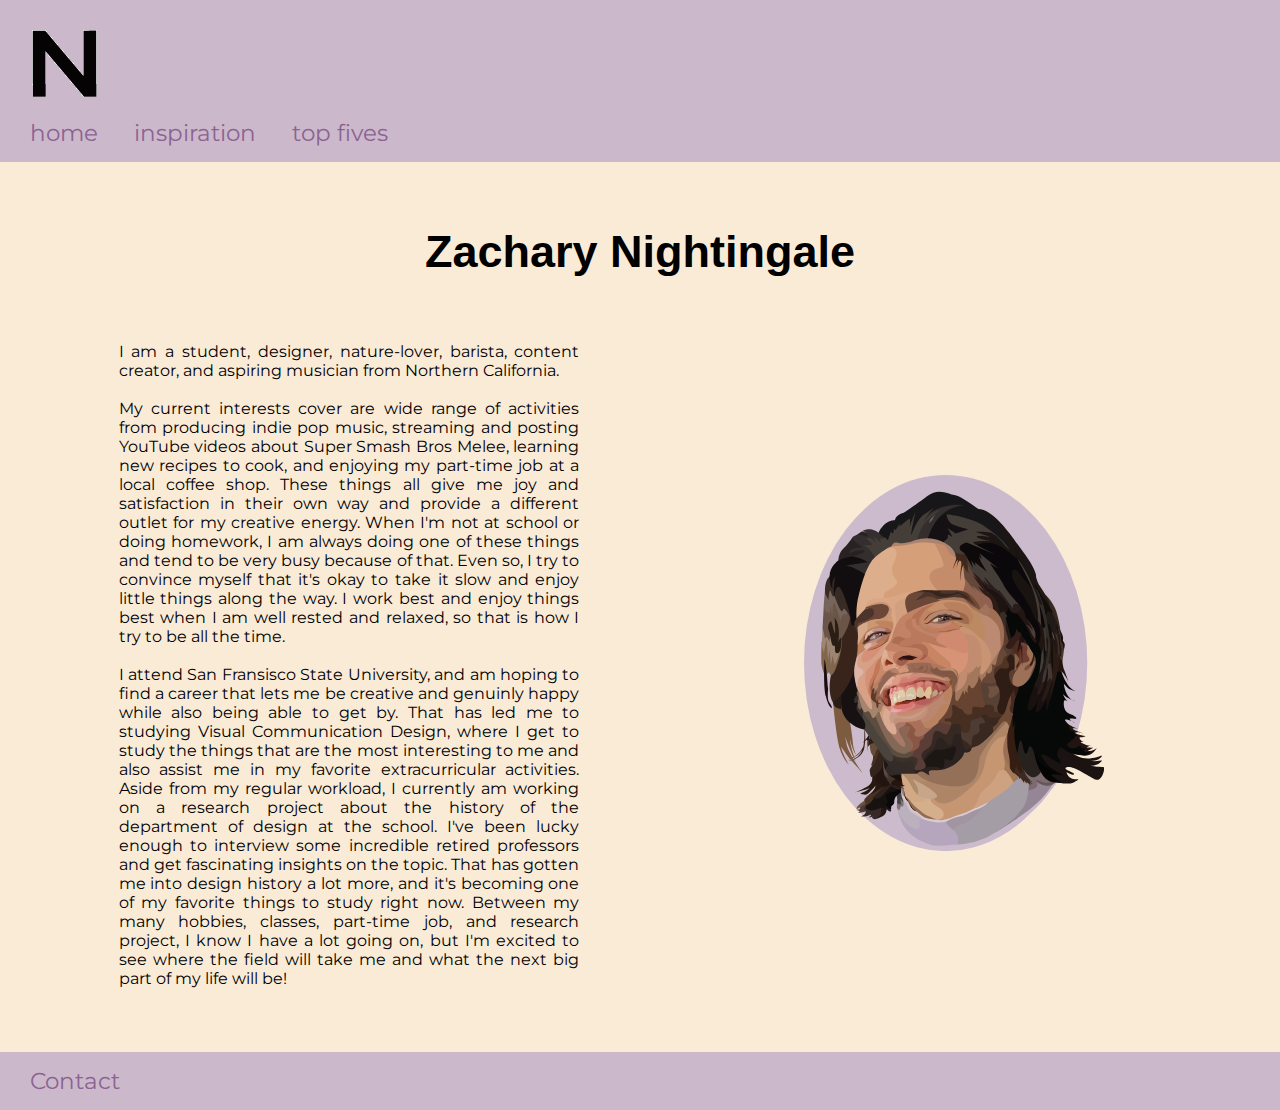
<file: index.html>
<!DOCTYPE html>
<html lang="en"> 
<head>
    <meta charset="UTF-8">
    <title> zachary nightingale </title>
    <link rel="stylesheet" href="css/style.css">
    <link rel="preconnect" href="https://fonts.googleapis.com">
    <link rel="preconnect" href="https://fonts.gstatic.com" crossorigin>
    <link href="https://fonts.googleapis.com/css2?family=Montserrat:ital,wght@0,100..900;1,100..900&display=swap" rel="stylesheet">
    <link rel="preconnect" href="https://fonts.googleapis.com">
    <link rel="preconnect" href="https://fonts.gstatic.com" crossorigin>
    <link href="https://fonts.googleapis.com/css2?family=Archivo+Black&family=Montserrat:ital,wght@0,100..900;1,100..900&display=swap" rel="stylesheet">
</head>

<body>
    <header>
        <nav>
            <img src="img/zn.gif" alt="A black letter 'Z' that rotates into an 'N' that rotates back into 'Z' as an infinite loop.">
            <br>
            <a href="index.html"> home </a> </li>
            <a href="inspiration/inspiration.html"> inspiration </a>
            <a href="topFive/topFive.html"> top fives </a>
        </nav>
    </header>


        <div class="zn">
            <h1> Zachary Nightingale </h1>

            <div id="columnContainer">
                <p class="paragraph"> I am a student, designer, nature-lover, barista, content creator, and aspiring musician from Northern California. <br> <br>
                    My current interests cover are wide range of activities from producing indie pop music, streaming and posting
                    YouTube videos about Super Smash Bros Melee, learning new recipes to cook, and
                    enjoying my part-time job at a local coffee shop. These things all give me joy and satisfaction in their own way and provide a different outlet for my creative energy. When I'm not at school or doing homework, I am always doing one of these things and tend to be very busy because of that. 
                    Even so, I try to convince myself that it's okay to take it slow and enjoy little things along the way. I work best and enjoy things best when I am well rested and relaxed, so that is how I try to be all the time. <br> <br> 
                    I attend San Fransisco State University, and am hoping to find a career that lets me be creative and genuinly happy while also being able
                    to get by. That has led me to studying Visual Communication Design, where I get to study the things that are the most interesting to me and also assist me in my favorite extracurricular activities. Aside from my regular workload,
                    I currently am working on a research project about the history of the department of design at the school. I've been lucky enough to interview some incredible retired professors
                    and get fascinating insights on the topic. That has gotten me into design history a lot more, and it's becoming one of my favorite things to study right now. 
                    Between my many hobbies, classes, part-time job, and research project, I know I have a lot going on, but I'm excited to see
                    where the field will take me and what the next big part of my life will be! </p>

    <div class id="selfPortrait">
        <img src="img/self portrait.svg" alt="A white man with long black hair, brown eyes and a beard holding a bouquet of colerful flowers while wearing a long-sleeve purple crewneck.">
        </div>
    </div>
</div>

    <footer> 
        <a href="mailto:923755674@sfsu.edu"> Contact </a>
    </footer>

</body>
</html>
</file>
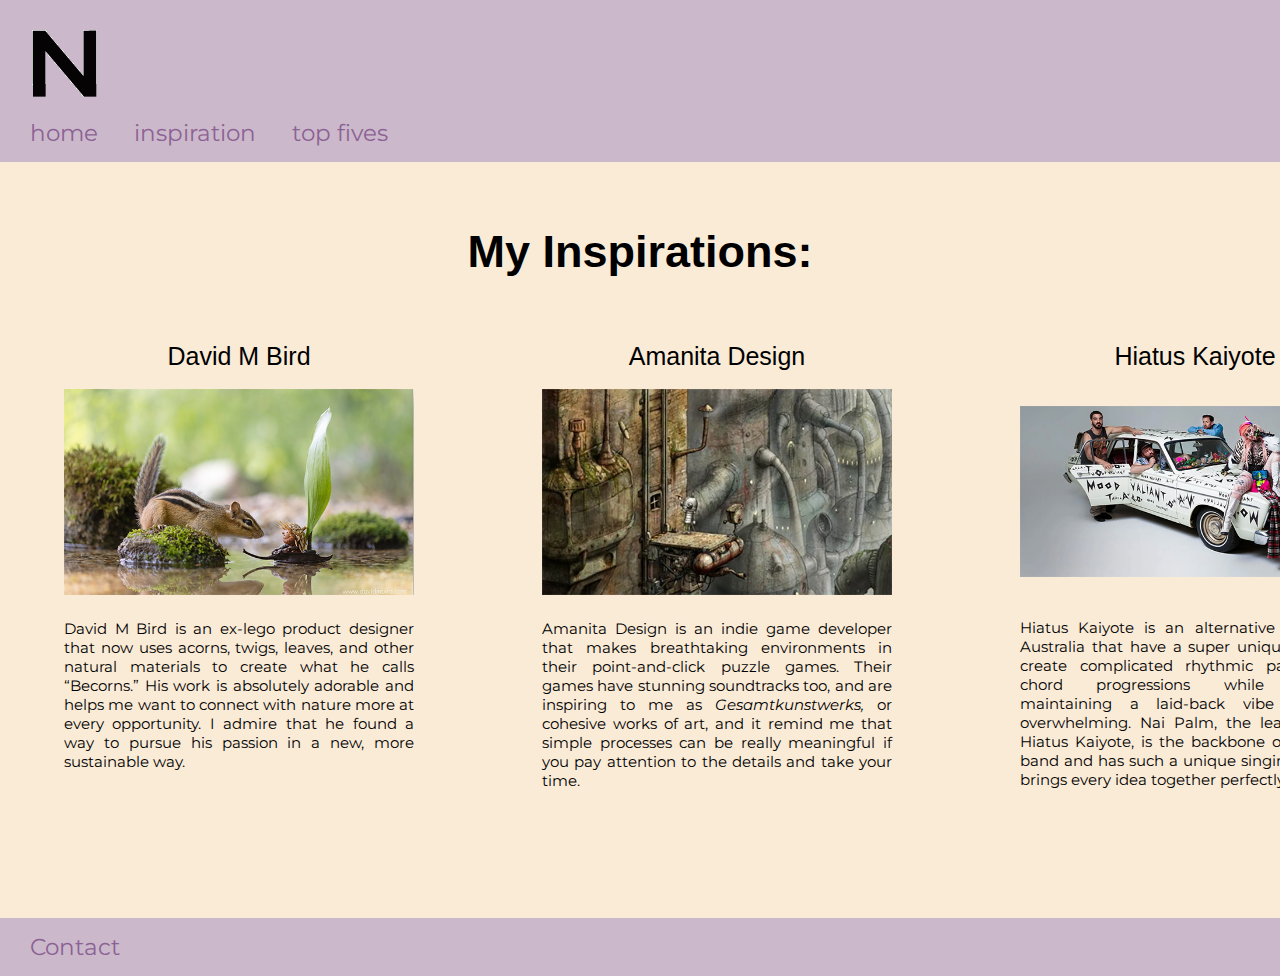
<file: inspiration/inspiration.html>
<!DOCTYPE html>
<html lang="en">
    <head>
        <meta charset="UTF-8">
        <title> Inspirations </title>
        <link rel="stylesheet" href="../css/style.css">
        <link rel="preconnect" href="https://fonts.googleapis.com">
        <link rel="preconnect" href="https://fonts.gstatic.com" crossorigin>
        <link href="https://fonts.googleapis.com/css2?family=Montserrat:ital,wght@0,100..900;1,100..900&display=swap" rel="stylesheet">
        <link rel="preconnect" href="https://fonts.googleapis.com">
        <link rel="preconnect" href="https://fonts.gstatic.com" crossorigin>
        <link href="https://fonts.googleapis.com/css2?family=Archivo+Black&family=Montserrat:ital,wght@0,100..900;1,100..900&display=swap" rel="stylesheet">
    </head>
    <body>
        <header>
            <nav>
                <img src="../img/zn.gif" alt="A black letter 'Z' that rotates into an 'N' that rotates back into 'Z' as an infinite loop.">
                <br>
                <a href="../index.html"> home </a> </li>
                <a href="../inspiration/inspiration.html"> inspiration </a>
                <a href="../topFive/topFive.html"> top fives </a>
            </nav>
        </header>

        <h1>My Inspirations:</h1>

        <div id="inspoScroll">

        <div id="davidContainer">
                <div class="inspoImg">
                <a href="https://www.davidmbird.com/"> David M Bird <br> 
                <img src="img/becorns 1.png" alt="A squirrel comes face-to-face with a small acorn character sailing down a river in its boat made of twigs."></a>
            </div>
            <p class="inspoParagraph"> David M Bird is an ex-lego product designer that now uses acorns, twigs, leaves, and other natural materials to create what he calls “Becorns.” His work is absolutely adorable and helps me want to connect with nature more at every opportunity. I admire that he found a way to pursue his passion in a new, more sustainable way.</p>
        </div>
        <div id="amanitaContainer">
            <div class="inspoImg">
                <a href="https://amanita-design.net/"> Amanita Design <br> 
                <img src="img/amanita 1.png" alt="A retro-futurist environment where a robot is riding an elevator up the side of a building."></a>
            </div>
                <p class="inspoParagraph"> Amanita Design is an indie game developer that makes breathtaking environments in their point-and-click puzzle games. Their games have stunning soundtracks too, and are inspiring to me as <em> Gesamtkunstwerks,</em> or cohesive works of art, and it remind me that simple processes can be really meaningful if you pay attention to the details and take your time.</p>
        </div>

        <div id="hiatusContainer">
            <div class="inspoImg">
                <a href="https://hiatuskaiyote.com/"> Hiatus Kaiyote <br>
                <img id="hiatus" src="img/kaiyote 1.png" alt="Hiatus Kaiyote members Nai Palm, Perrin Moss, Simon Mavin, and Paul Bender pose around and inside of a flat white car with words all across it."> </a>
            </div>
                <p class="inspoParagraph"> Hiatus Kaiyote is an alternative band from Australia that have a super unique feel. They create complicated rhythmic patterns and chord progressions while somehow maintaining a laid-back vibe that isn't overwhelming. Nai Palm, the lead singer of Hiatus Kaiyote, is the backbone of the whole band and has such a unique singing style that brings every idea together perfectly.</p>
        </div>
        </div>
        </div>

        <footer> 
            <a href="mailto:923755674@sfsu.edu"> Contact </a>
        </footer>

    </body>
</html>
</file>
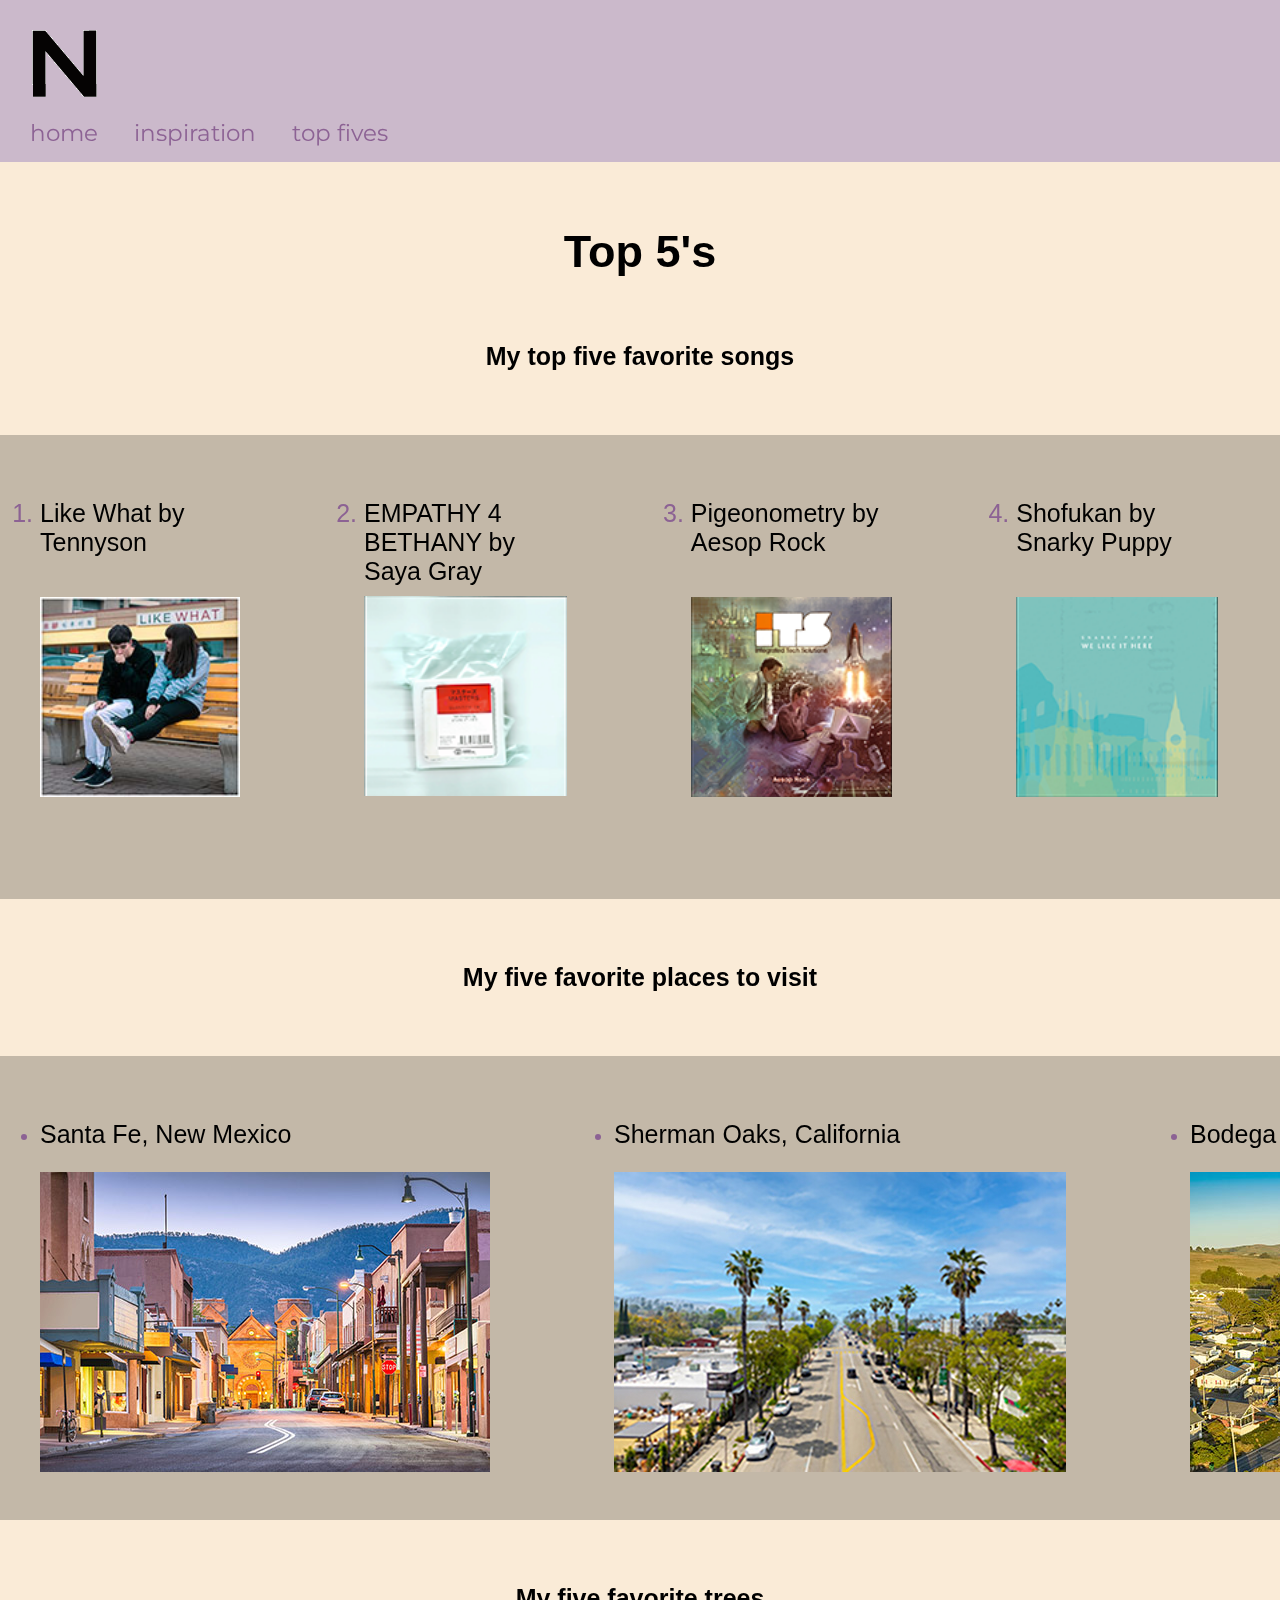
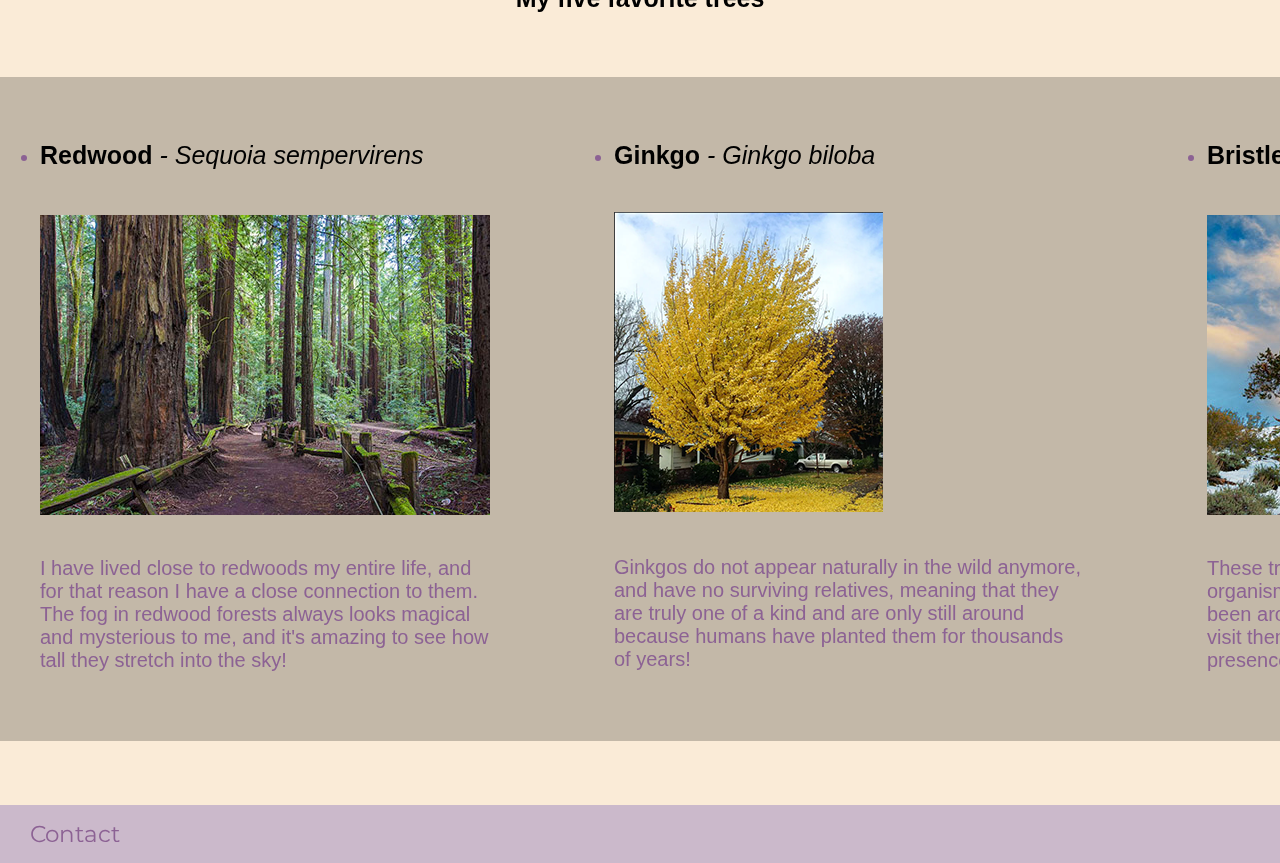
<file: topFive/topFive.html>
<!DOCTYPE html>
<html lang="en">
    <head>
        <meta charset="UTF-8">
        <title> my top 5's </title>
        <link rel="stylesheet" href="../css/style.css">
        <link rel="preconnect" href="https://fonts.googleapis.com">
        <link rel="preconnect" href="https://fonts.gstatic.com" crossorigin>
        <link href="https://fonts.googleapis.com/css2?family=Montserrat:ital,wght@0,100..900;1,100..900&display=swap" rel="stylesheet">
        <link rel="preconnect" href="https://fonts.googleapis.com">
        <link rel="preconnect" href="https://fonts.gstatic.com" crossorigin>
        <link href="https://fonts.googleapis.com/css2?family=Archivo+Black&family=Montserrat:ital,wght@0,100..900;1,100..900&display=swap" rel="stylesheet">
    </head>

    <body>
        <header>
            <nav>
                <img src="../img/zn.gif" alt="A black letter 'Z' that rotates into an 'N' that rotates back into 'Z' as an infinite loop.">
                <br>
                <a href="../index.html"> home </a> </li>
                <a href="../inspiration/inspiration.html"> inspiration </a>
                <a href="../topFive/topFive.html"> top fives </a>
            </nav>
        </header>

            <h1> Top 5's </h1>
            
                <h2> My top five favorite songs </h2>
                    <ol>
                        <li> <a href="https://www.youtube.com/watch?v=Yg2s041E7mk"> Like What by Tennyson <br> 
                            <img class="songImg" src="img/likeWhat.jpg" alt="Luke and Tess Pretty sit on a bench."> </a> </li> <br>
                        <li> <a href="https://www.youtube.com/watch?v=xZI0OFW3VI8"> EMPATHY 4 BETHANY by Saya Gray <br> 
                            <img id="sayaImage" src="img/sayaGray.png"> </a> </li> <br>
                        <li> <a href="https://www.youtube.com/watch?v=Xf0poQI8wSo"> Pigeonometry by Aesop Rock <br> 
                            <img class="songImg" src="img/aesopRock.png" alt="A busy collage of science projects, mathematics, and a rocket ship with two men looking at a computer in the center."> </a> </li> <br>
                        <li> <a href="https://www.youtube.com/watch?v=kk0WRHV_vt8"> Shofukan by Snarky Puppy <br>
                            <img class="songImg" src="img/snarky.png" alt="An abstract depiction of multiple skylines in blue and yellow sits beneath the name of the record in plain white text."> </a> </li> <br>
                        <li> <a href="https://www.youtube.com/watch?v=InQI1ML0ELU"> Feelwitchu by Tennyson <br> 
                            <img class="songImg" src="img/rot.png" alt="Luke Pretty's face pressed against the inside wall of a fish tank."> </a> </li>
                    </ol>
                <h2> My five favorite places to visit </h2>
                    <ul> 
                        <li> <a href="https://www.santafe.org/"> Santa Fe, New Mexico <br> 
                            <img class="placeImage" src="img/santaFe.jpg" alt="A street with adobe buildings on either side lit by streetlights at night."> </a> </li> <br>
                        <li> <a href="https://en.wikipedia.org/wiki/Sherman_Oaks,_Los_Angeles"> Sherman Oaks, California <br> 
                            <img class="placeImage" src="img/shermanOaks.jpg" alt="A sunny day on a street where palm trees tower over small apartments and businesses."> </a> </li> <br>
                        <li> <a href="https://www.bodegabay.com/"> Bodega Bay, California <br> 
                            <img class="placeImage" src="img/bodegaBay.jpeg" alt="An aerial view of a small town right by the ocean."> </a> </li> <br>
                        <li> <a href="https://visitpuertovallarta.com/"> Puerto Vallarta, Jalisco <br> 
                            <img class="placeImage" src="img/puertoVallarta.jpg" alt="The shoreline of a colorful and lush city with a boardwalk and boats in the ocean."> </a> </li> <br>
                        <li> <a href="https://www.sandiego.org/articles/about-san-diego-ca.aspx?gad_source=1&gclid=Cj0KCQjwiuC2BhDSARIsALOVfBIfgDKGxnB6XFFQIkdbxcwGWeGupRVib45GBSHqqHprZIYpeIB10ZgaAv50EALw_wcB"> San Diego, California <br> 
                            <img class="placeImage" src="img/sanDiego.jpg" alt="A street packed with skysrapers and lined with evenly spaced palm trees."> </a> </li>
                    </ul>
                <h2> My five favorite trees </h2>
                    <ul id="treeList">
                        <li> <a href="https://www.savetheredwoods.org/redwoods/"> <strong> Redwood </strong> <em> - Sequoia sempervirens </em> <br> 
                            <img class="treeImage" src="img/redwoods.jpg" alt="Towering trees with needle-like leaves surrounding a dirt path."> </a> <br>
                        <p> I have lived close to redwoods my entire life, and for that reason I have
                            a close connection to them. The fog in redwood forests always looks magical and mysterious to me,
                            and it's amazing to see how tall they stretch into the sky! </p> </li>
                        <li> <a href="https://en.wikipedia.org/wiki/Ginkgo_biloba"> <strong> Ginkgo </strong> <em> - Ginkgo biloba </em> <br> 
                            <img id="ginkgoImage" src="img/ginkgo.png" alt="A tree in a front yard with vibrant yellow fan-shaped leaves."> </a> <br>
                        <p> Ginkgos do not 
                            appear naturally in the wild anymore, and have no surviving relatives, 
                            meaning that they are truly one of a kind and are only still around 
                            because humans have planted them for thousands of years! </p> </li>
                        <li> <a href="https://www.fs.usda.gov/detail/inyo/specialplaces/?cid=stelprdb5129900"> <strong> Bristlecone Pine </strong> <em> - Pinus longaeva </em> <br> 
                            <img class="treeImage" src="img/bristlecone pine.jpg" alt="An old tree with thick, twisting branches that has very few needle-like leaves sitting in a desert."> </a> <br>
                        <p> These trees are some of the oldest living organisms on Earth, with 
                            some of them having been around for 5000 years! Someday I hope to visit 
                            them in the California deserts and sit in the presence of their wisdom. </p> </li>
                        <li> <a href="https://calscape.org/Quercus-chrysolepis-(Canyon-Live-Oak)"> <strong> Canyon Live Oak </strong> <em> - Quercus chrysolepis </em> <br> 
                            <img id="oakImage" src="img/oak.jpg" alt="A big tree sprawling out sideways in some grassy hills."> </a> <br>
                        <p> Oaks remind me of the relationship the native people of the west coast had 
                            with their environment. They would burn grasses and small shrubs that 
                            surrounded these oaks regularly, keeping the ecosystem healthy. </p> </li>
                        <li> <a href="https://en.wikipedia.org/wiki/Juniperus_brevifolia"> <strong> Azores Juniper </strong><em> - Juniperus brevifolia </em><br> 
                            <img class="treeImage" src="img/juniper.png" alt="A flat tree hanging over a hillside with long branches."> </a> <br>
                        <p> Juniper trees come in many variations, but this particular one looks really beautiful 
                            to me. I love the way it stretches out and balances its long branches. </p> </li>
                    </ul>

            <footer> 
                <a href="mailto:923755674@sfsu.edu"> Contact </a>
            </footer>

        </body>
</html>
</file>
<file: css/style.css>
* {
    margin: 0px;
}

.montserrat-regular {
    font-family: "Montserrat", sans-serif;
    font-optical-sizing: auto;
    font-weight: 400;
    font-style: normal;
}

.montserrat-bold {
    font-family: "Montserrat", sans-serif;
    font-optical-sizing: auto;
    font-weight: 900;
    font-style: normal;
}

.archivo-black-regular {
    font-family: "Archivo Black", sans-serif;
    font-weight: 400;
    font-style: normal;
}

header {
    padding-top: 15px;
    padding-right: 15px;
    padding-bottom: 15px;
    padding-left: 15px;
    background-color: #CBB9CB;
}

nav img {
    width: 100px;
}

nav a {
    text-decoration: none;
    font-family: "Montserrat", sans-serif;
    font-size: 23px;
    padding-left: 15px;
    padding-right: 15px;
    color: rgb(140, 98, 148);
}

body {
    background-color: antiquewhite;
}

.zn {
    text-align: left;
}

h1 {
    font-family: "Montserrat Bold", sans-serif;
    font-size: 45px;
    padding-top: 5%;
    padding-bottom: 5%;
    text-align: center;
}

h2 {
    font-family: "Montserrat Bold", sans-serif;
    font-size: 25px;
    padding-bottom: 5%;
    text-align: center;
}

h3 {
    font-family: "Montserrat Bold", sans-serif;
    font-size: 20px;
    padding-top: 5%;
    padding-right: 5%;
    padding-bottom: 5%;
    padding-left: 5%;
    text-align: justify;
    background-color: blue;
}

#selfPortrait {
    width: 500%;
    padding-left: 5%;
    margin-right: 5%;
    max-width: 300px;
    min-width: 150px;
}

#columnContainer {
    display: flex;
    flex-direction: row;
    margin-left: 5%;
    margin-bottom: 5%;
    margin-right: 5%;
    align-items: center;
    justify-content: space-around;
}

#inspoScroll {
    display: flex;
    flex-direction: row;
    overflow-x: scroll;
    padding-bottom: 10%;
}

#davidContainer {
    display: flex;
    flex-direction: column;
    padding-right: 5%;
    padding-left: 5%;
    text-align: center;
}

#davidContainer a {
    text-decoration: none;
    font-family: "Montserrat Bold", sans-serif;
    font-size: 25px;
    color: black;
}

#amanitaContainer {
    display: flex;
    flex-direction: column;
    padding-right: 5%;
    padding-left: 5%;
    text-align: center;
}

#amanitaContainer a {
    text-decoration: none;
    font-family: "Montserrat Bold", sans-serif;
    font-size: 25px;
    color: black;
}

#hiatusContainer {
    display: flex;
    flex-direction: column;
    padding-right: 5%;
    padding-left: 5%;
    text-align: center;
}

#hiatusContainer a {
    text-decoration: none;
    font-family: "Montserrat Bold", sans-serif;
    font-size: 25px;
    color: black;
}

.paragraph {
    text-align: justify;
    margin-right: 5%;
    font-family: "Montserrat", sans-serif;
    max-width: 40%;
}

.inspoParagraph {
    text-align: justify;
    font-family: "Montserrat", sans-serif;
    font-size: 15px;
}

footer {
    padding-top: 15px;
    padding-right: 15px;
    padding-bottom: 15px;
    padding-left: 15px;
    background-color: #CBB9CB;
    text-align: auto;
}

footer a {
    text-decoration: none;
    font-family: "Montserrat", sans-serif;
    font-size: 23px;
    padding-left: 15px;
    padding-right: 15px;
    color: rgb(140, 98, 148);
}

.inspoImg img {
    max-width: 350px;
    padding-top: 5%;
    padding-bottom: 5%;
}

#hiatus {
    padding-top: 10%;
    padding-bottom: 10%;
}

ol {
    display: flex;
    flex-direction: row;
    padding-top: 5%;
    overflow-x: scroll;
    justify-content: space-between;
    font-family: "Montserrat Bold", sans-serif;
    font-size: 25px;
    color: rgb(140, 98, 148);
    background-color: rgb(195, 184, 168);
    height: 400px;
    margin-bottom: 5%;
}

ol a {
    text-decoration: none;
    font-family: "Montserrat Bold", sans-serif;
    font-size: 25px;
    color: black;
}

.songImg {
    padding-top: 20%;
    height: 50%;
}

#sayaImage {
    padding-top: 5%;
    height: 50%;
}

li {
    padding-right: 10%;
}

ul {
    display: flex;
    flex-direction: row;
    padding-top: 5%;
    overflow-x: scroll;
    justify-content: space-between;
    font-family: "Montserrat Bold", sans-serif;
    font-size: 20px;
    color: rgb(140, 98, 148);
    background-color: rgb(195, 184, 168);
    height: 400px;
    margin-bottom: 5%;
}

.placeImage {
    padding-top: 5%;
    height: 75%;
}

ul a {
    text-decoration: none;
    font-family: "Montserrat Bold", sans-serif;
    font-size: 25px;
    color: black;
}

#treeList {
    height: 600px;
}

.treeImage {
    padding-top: 10%;
    height: 50%;
}

#oakImage {
    padding-top: 3%;
    height: 50%;
}

#ginkgoImage {
    padding-top: 9%;
    height: 50%;
    margin-right: 200px;
}

ul p {
    padding-top: 8%;
}
</file>
